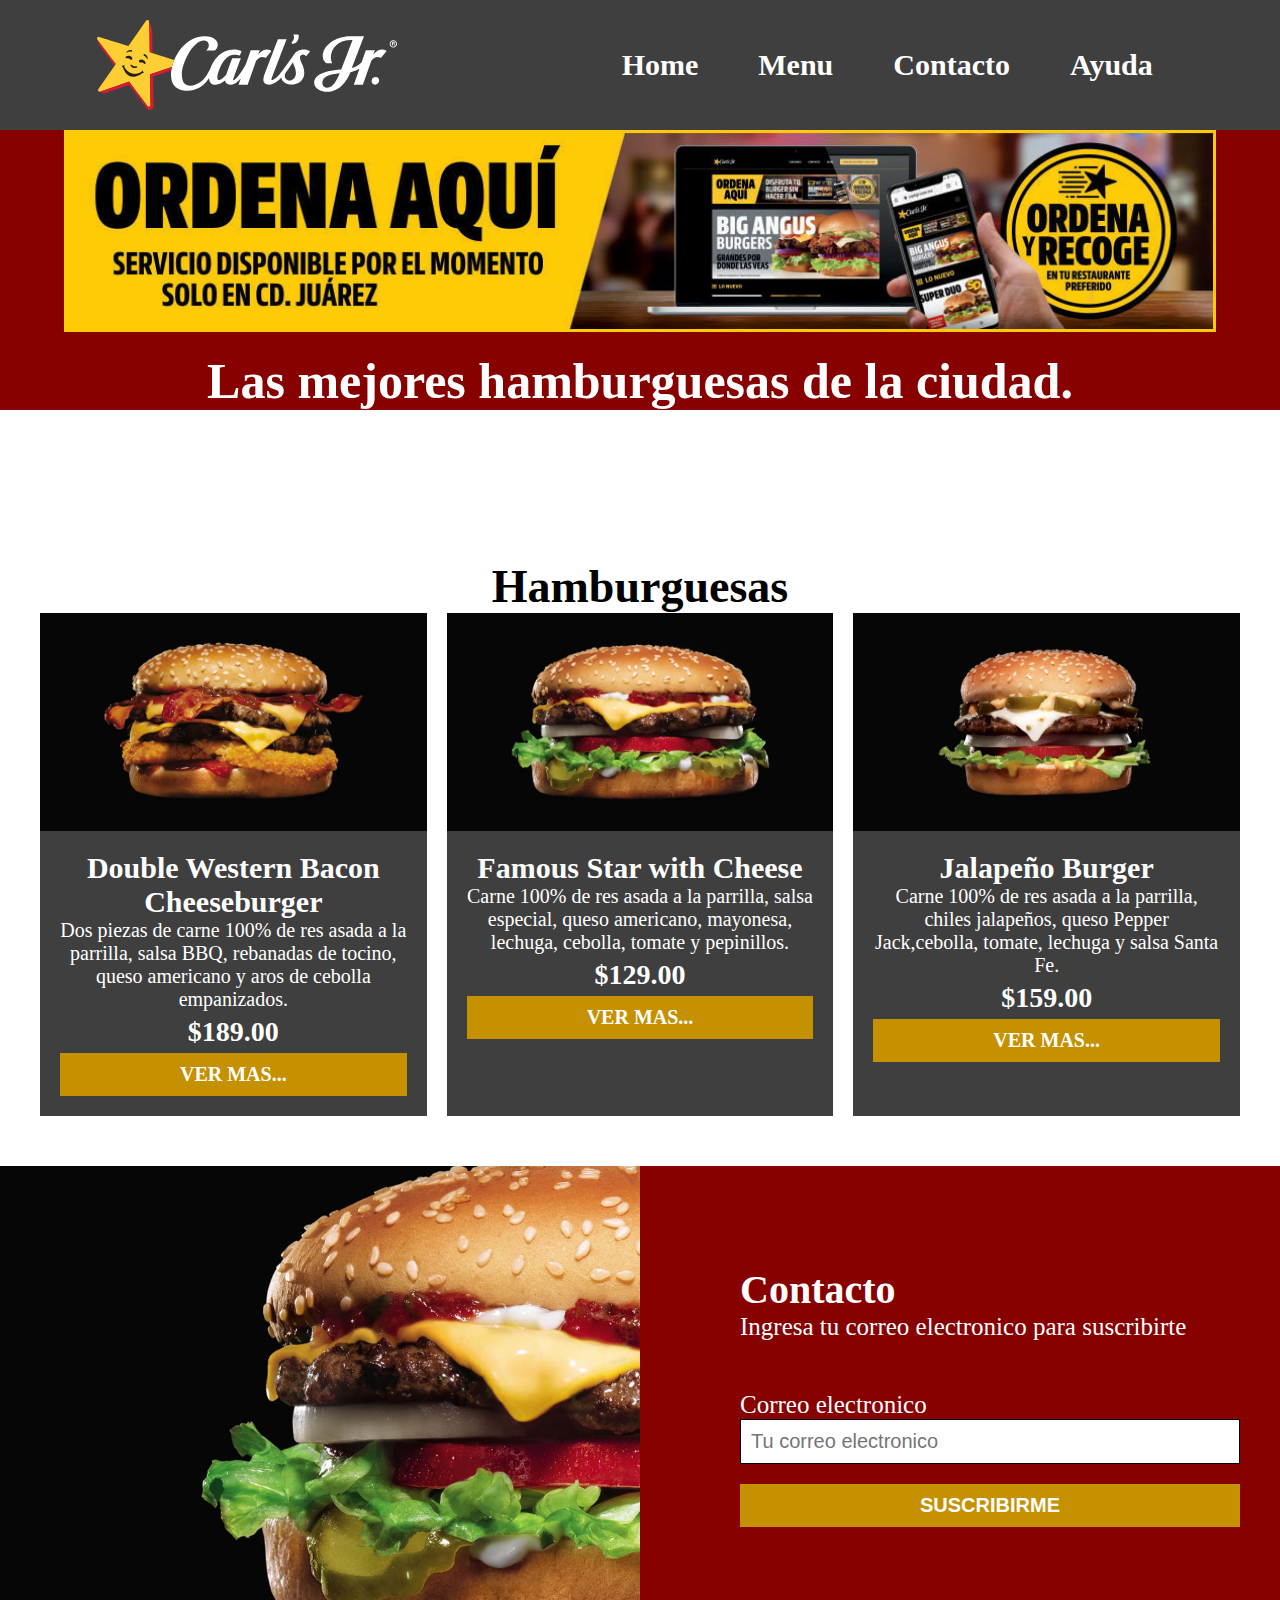
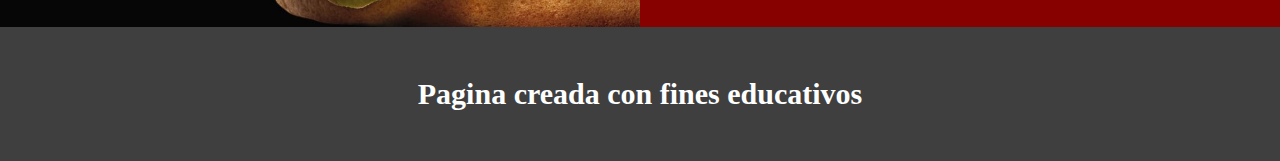
<file: index.html>
<!DOCTYPE html>
<html lang="en">
  <head>
    <meta charset="UTF-8" />
    <meta name="viewport" content="width=device-width, initial-scale=1.0" />
    <link rel="icon" href="./assets/images/favicon.png" sizes="32x32" />
    <title>Hamburgueseria</title>

    <link rel="stylesheet" href="./css/styles.css" />
  </head>
  <body>
    <header class="encabezado">
      <img class="logo" src="./assets/images/carlsjs.svg" alt="Logo Carls" />
      <nav class="navegacion">
        <a class="enlace" href="#">Home</a>
        <a class="enlace" href="#menu">Menu</a>
        <a class="enlace" href="#contacto">Contacto</a>
        <a class="enlace" href="#">Ayuda</a>
      </nav>
    </header>
    <section class="contenido-principal">
      <div class="contenedor-principal">
        <img
          class="banner"
          src="./assets/images/banner.jpg"
          alt="Ordena y Recoge"
        />
        <h1 class="titulo">Las mejores hamburguesas de la ciudad.</h1>
      </div>
    </section>
    <main id="menu" class="seccion-hamburguesas contenedor">
      <h2 class="text-center">Hamburguesas</h2>
      <div class="listado-hamburguesas">
        <article class="hamburguesa">
          <img
            src="./assets/images/DoubleWesternBaconCheeseburger.webp"
            alt="Double Western"
          />

          <div class="texto-hamburguesa">
            <h3>Double Western Bacon Cheeseburger</h3>
            <p>
              Dos piezas de carne 100% de res asada a la parrilla, salsa BBQ,
              rebanadas de tocino, queso americano y aros de cebolla
              empanizados.
            </p>
            <p class="precio">$189.00</p>
            <a class="btn" href="#">Ver mas...</a>
          </div>
        </article>
        <article class="hamburguesa">
          <img
            src="./assets/images/FamousStarWithCheese.webp"
            alt="Famous Star"
          />

          <div class="texto-hamburguesa">
            <h3>Famous Star with Cheese</h3>
            <p>
              Carne 100% de res asada a la parrilla, salsa especial, queso
              americano, mayonesa, lechuga, cebolla, tomate y pepinillos.
            </p>
            <p class="precio">$129.00</p>

            <a class="btn" href="#">Ver mas...</a>
          </div>
        </article>
        <article class="hamburguesa">
          <img
            src="./assets/images/JalapenoBurger.webp"
            alt="Jalapeno Burger"
          />

          <div class="texto-hamburguesa">
            <h3>Jalapeño Burger</h3>
            <p>
              Carne 100% de res asada a la parrilla, chiles jalapeños, queso
              Pepper Jack,cebolla, tomate, lechuga y salsa Santa Fe.
            </p>
            <p class="precio">$159.00</p>
            <a class="btn" href="#">Ver mas...</a>
          </div>
        </article>
      </div>
    </main>

    <section id="contacto" class="sobre-nosotros">
      <div class="contenedor sobre-nosotros-grid">
        <div class="texto-nosotros">
          <h2>Contacto</h2>
          <p>Ingresa tu correo electronico para suscribirte</p>
          <form class="formulario-contacto">
            <label for="email">Correo electronico</label>
            <input type="email" placeholder="Tu correo electronico" />
            <button type="submit">Suscribirme</button>
          </form>
        </div>
      </div>
    </section>

    <footer class="site-footer">
      <p class="copyright">Pagina creada con fines educativos</p>
    </footer>
  </body>
</html>
</file>
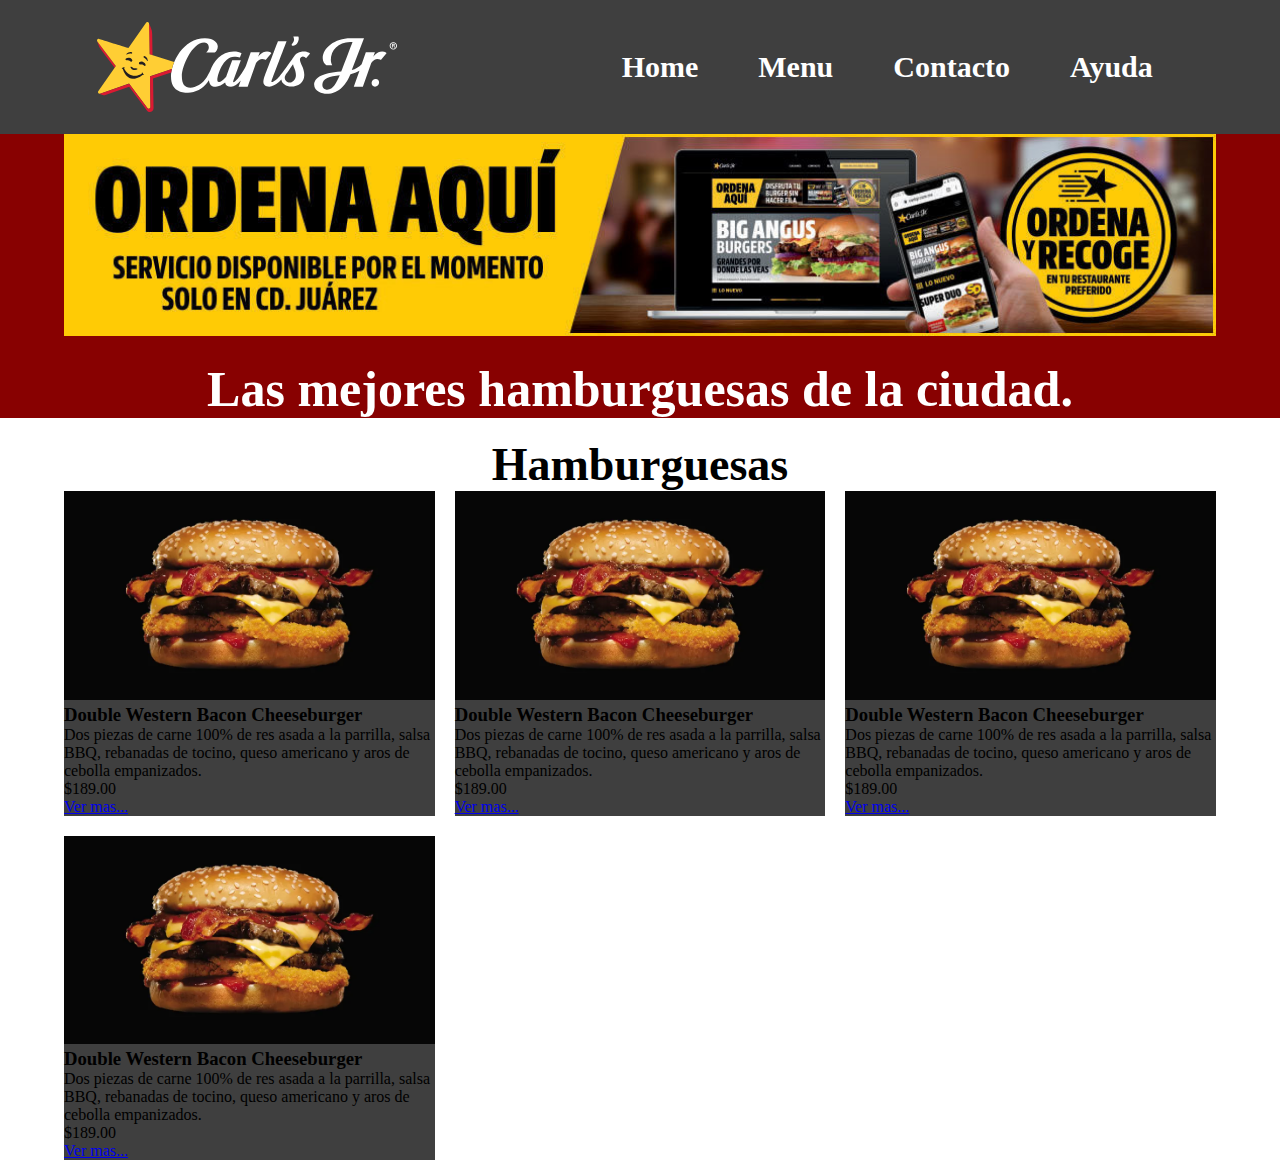
<file: carls.html>
<!DOCTYPE html>
<html lang="en">
  <head>
    <meta charset="UTF-8" />
    <meta name="viewport" content="width=device-width, initial-scale=1.0" />
    <title>Document</title>

    <link rel="stylesheet" href="./css/carls.css" />
  </head>
  <body>
    <header class="encabezado">
      <img class="logo" src="./assets/images/carlsjs.svg" alt="Logo Carls" />
      <nav class="navegacion">
        <a class="enlace" href="#">Home</a>
        <a class="enlace" href="#">Menu</a>
        <a class="enlace" href="#">Contacto</a>
        <a class="enlace" href="#">Ayuda</a>
      </nav>
    </header>
    <section class="publicidad">
      <div class="contenedor">
        <img class="banner" src="./assets/images/banner.jpg" alt="Banner" />
        <h1 class="titulo">Las mejores hamburguesas de la ciudad.</h1>
      </div>
    </section>
    <main class="seccion-hamburguesas">
      <div class="contenedor">
        <h2 class="titulo-hamburguesas">Hamburguesas</h2>
        <div class="listado-hamburguesas">
          <article class="hamburguesa">
            <img
              class="hamburguesa-imagen"
              src="./assets/images/DoubleWesternBaconCheeseburger.webp"
              alt="Famous star"
            />
            <div class="hamburguesa-texto">
              <h3 class="hamburguesa-titulo">
                Double Western Bacon Cheeseburger
              </h3>
              <p class="hamburguesa-descripcion">
                Dos piezas de carne 100% de res asada a la parrilla, salsa BBQ,
                rebanadas de tocino, queso americano y aros de cebolla
                empanizados.
              </p>
              <p class="hamburguesa-precio">$189.00</p>
              <a class="hamburguesa-enlace" href="#">Ver mas...</a>
            </div>
          </article>
          <article class="hamburguesa">
            <img
              class="hamburguesa-imagen"
              src="./assets/images/DoubleWesternBaconCheeseburger.webp"
              alt="Famous star"
            />
            <div class="hamburguesa-texto">
              <h3 class="hamburguesa-titulo">
                Double Western Bacon Cheeseburger
              </h3>
              <p class="hamburguesa-descripcion">
                Dos piezas de carne 100% de res asada a la parrilla, salsa BBQ,
                rebanadas de tocino, queso americano y aros de cebolla
                empanizados.
              </p>
              <p class="hamburguesa-precio">$189.00</p>
              <a class="hamburguesa-enlace" href="#">Ver mas...</a>
            </div>
          </article>
          <article class="hamburguesa">
            <img
              class="hamburguesa-imagen"
              src="./assets/images/DoubleWesternBaconCheeseburger.webp"
              alt="Famous star"
            />
            <div class="hamburguesa-texto">
              <h3 class="hamburguesa-titulo">
                Double Western Bacon Cheeseburger
              </h3>
              <p class="hamburguesa-descripcion">
                Dos piezas de carne 100% de res asada a la parrilla, salsa BBQ,
                rebanadas de tocino, queso americano y aros de cebolla
                empanizados.
              </p>
              <p class="hamburguesa-precio">$189.00</p>
              <a class="hamburguesa-enlace" href="#">Ver mas...</a>
            </div>
          </article>
          <article class="hamburguesa">
            <img
              class="hamburguesa-imagen"
              src="./assets/images/DoubleWesternBaconCheeseburger.webp"
              alt="Famous star"
            />
            <div class="hamburguesa-texto">
              <h3 class="hamburguesa-titulo">
                Double Western Bacon Cheeseburger
              </h3>
              <p class="hamburguesa-descripcion">
                Dos piezas de carne 100% de res asada a la parrilla, salsa BBQ,
                rebanadas de tocino, queso americano y aros de cebolla
                empanizados.
              </p>
              <p class="hamburguesa-precio">$189.00</p>
              <a class="hamburguesa-enlace" href="#">Ver mas...</a>
            </div>
          </article>
        </div>
      </div>
    </main>
  </body>
</html>
</file>
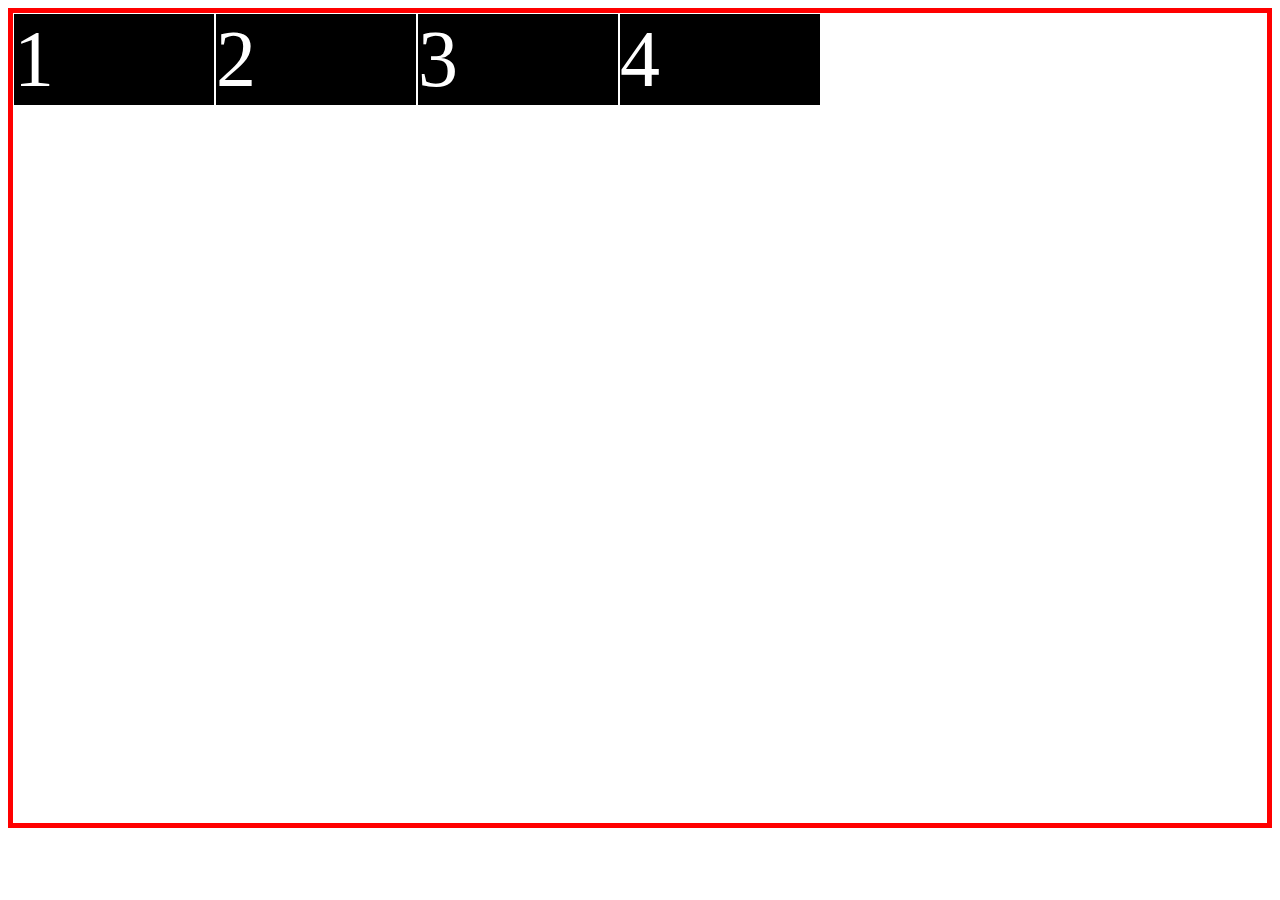
<file: flexbox.html>
<!DOCTYPE html>
<html lang="en">
  <head>
    <meta charset="UTF-8" />
    <meta name="viewport" content="width=device-width, initial-scale=1.0" />
    <title>Flexbox</title>

    <link rel="stylesheet" href="./css/flexbox.css" />
  </head>
  <body>
    <div class="container">
      <div class="box box1">1</div>
      <div class="box">2</div>
      <div class="box box3">3</div>
      <div class="box">4</div>
    </div>
  </body>
</html>
</file>
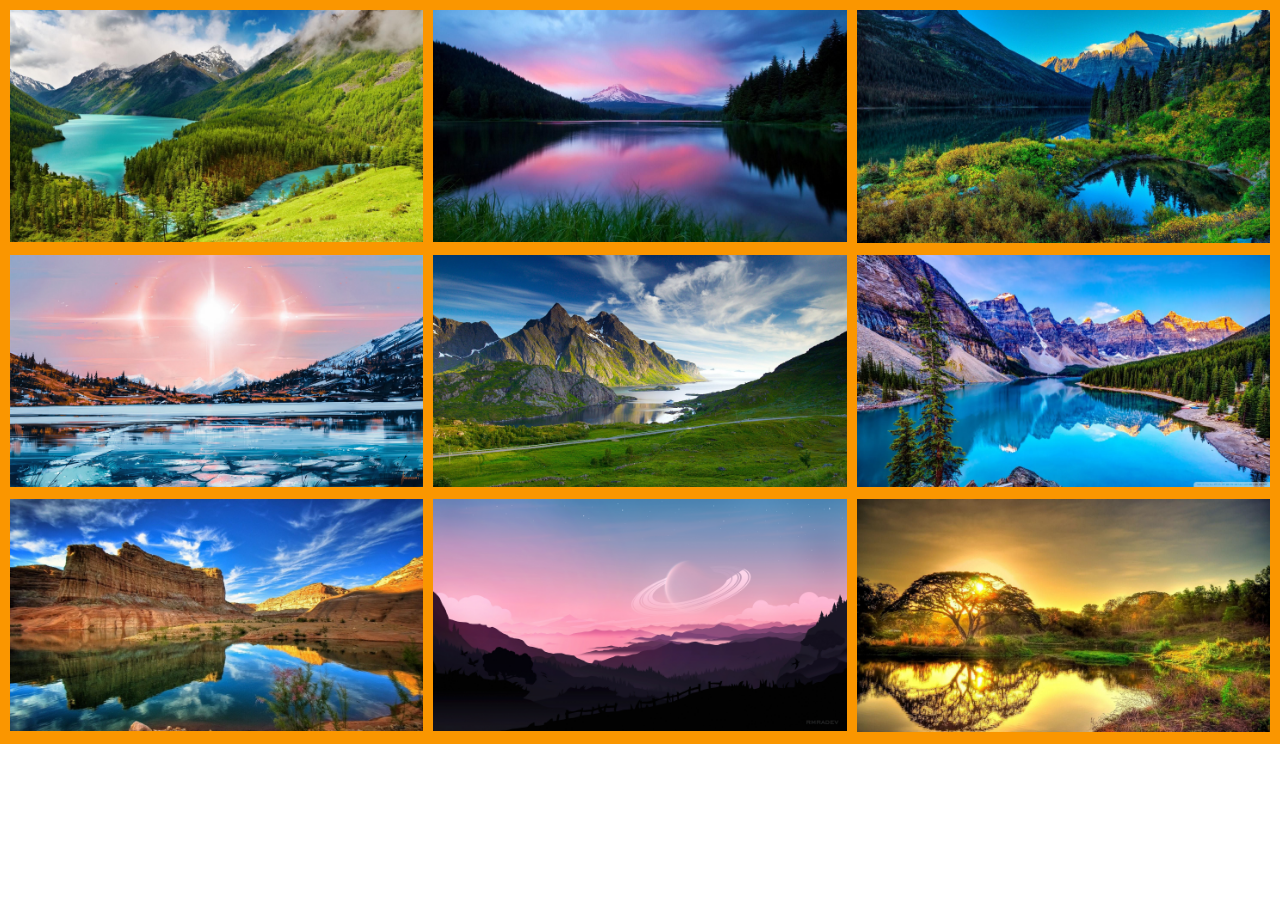
<file: galeria.html>
<!DOCTYPE html>
<html lang="en">
  <head>
    <meta charset="UTF-8" />
    <meta name="viewport" content="width=device-width, initial-scale=1.0" />
    <title>Document</title>

    <link rel="stylesheet" href="./css/galeria.css" />
  </head>
  <body>
    <main class="galeria">
      <article class="imagen imagen1">
        <img src="./assets/images/galeria/img1.jpg" alt="imagen galeria" />
      </article>
      <article class="imagen imagen2">
        <img src="./assets/images/galeria/img2.jpg" alt="imagen galeria" />
      </article>
      <article class="imagen imagen3">
        <img src="./assets/images/galeria/img3.jpg" alt="imagen galeria" />
      </article>
      <article class="imagen imagen4">
        <img src="./assets/images/galeria/img4.webp" alt="imagen galeria" />
      </article>
      <article class="imagen imagen5">
        <img src="./assets/images/galeria/img5.jpg" alt="imagen galeria" />
      </article>
      <article class="imagen imagen6">
        <img src="./assets/images/galeria/img6.webp" alt="imagen galeria" />
      </article>
      <article class="imagen imagen7">
        <img src="./assets/images/galeria/img7.jpg" alt="imagen galeria" />
      </article>
      <article class="imagen imagen8">
        <img src="./assets/images/galeria/img8.jpg" alt="imagen galeria" />
      </article>
      <article class="imagen imagen9">
        <img src="./assets/images/galeria/img9.jpg" alt="imagen galeria" />
      </article>
    </main>
  </body>
</html>
</file>
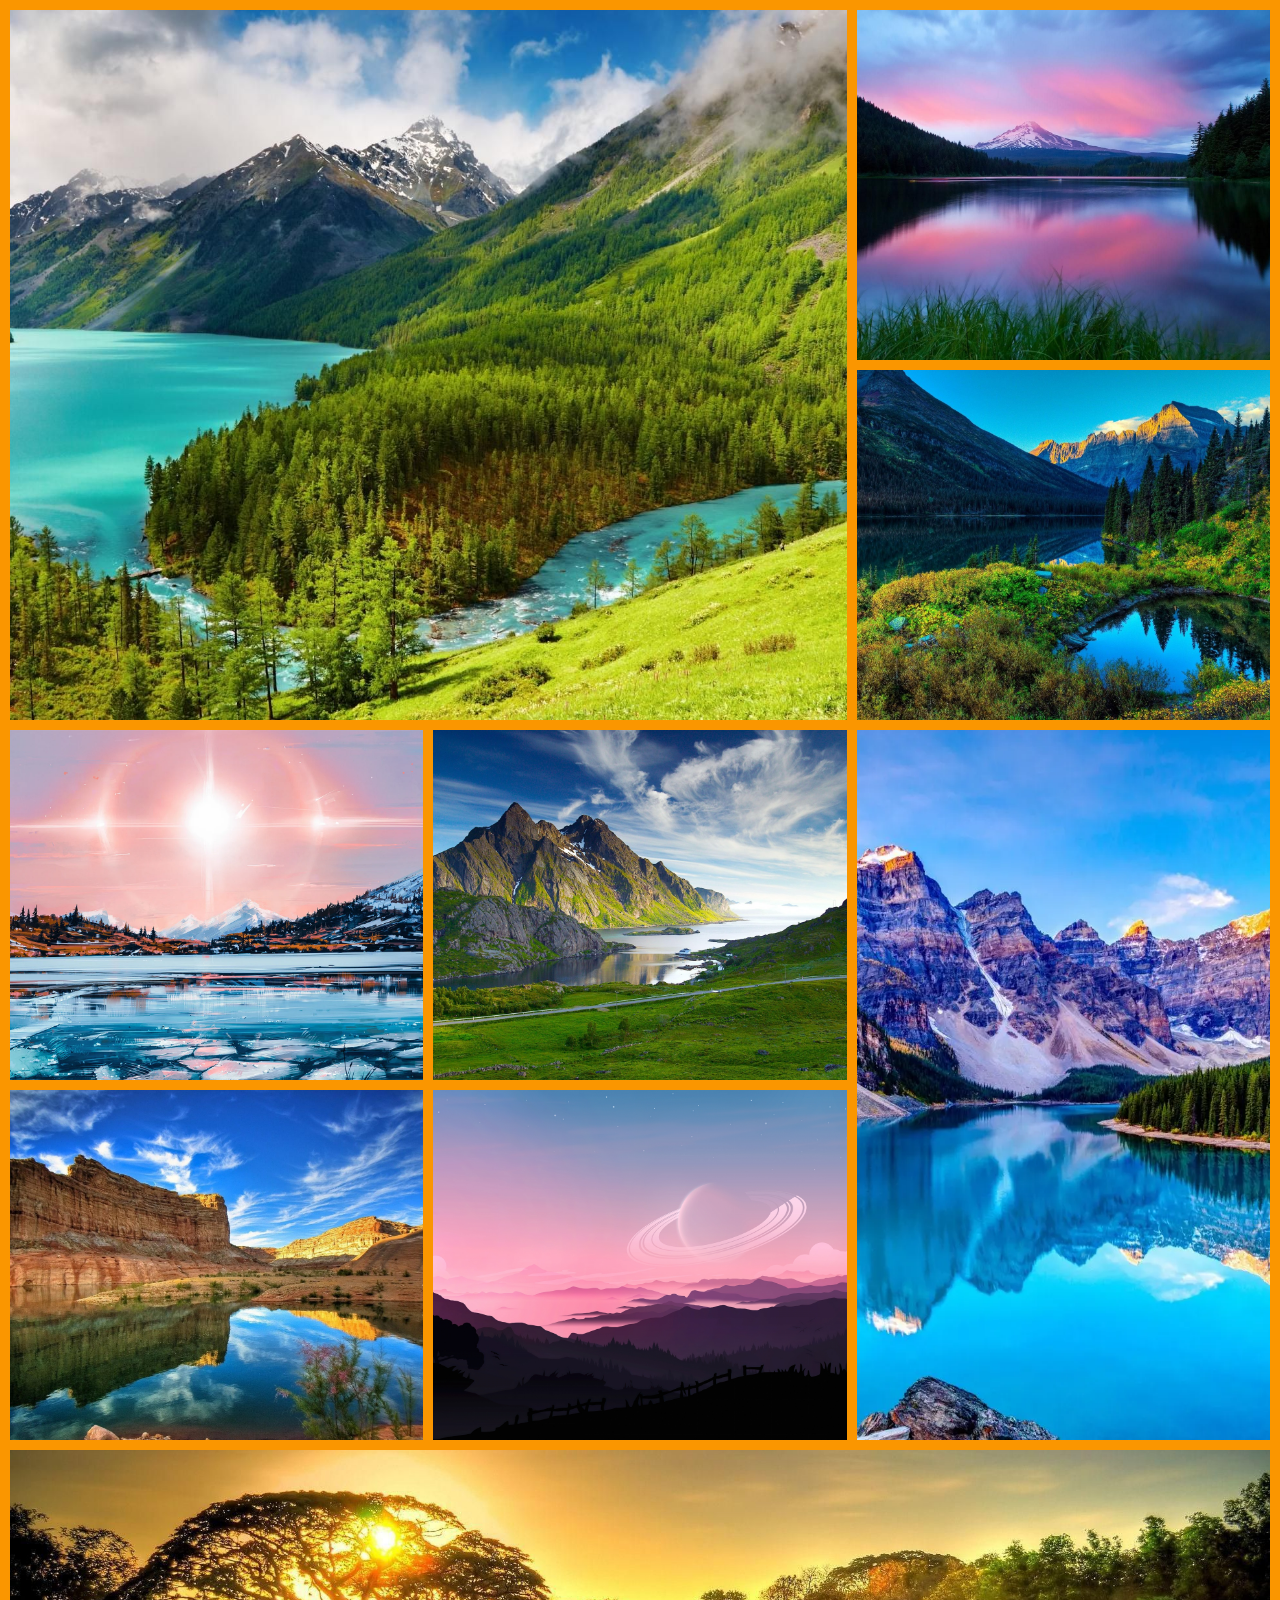
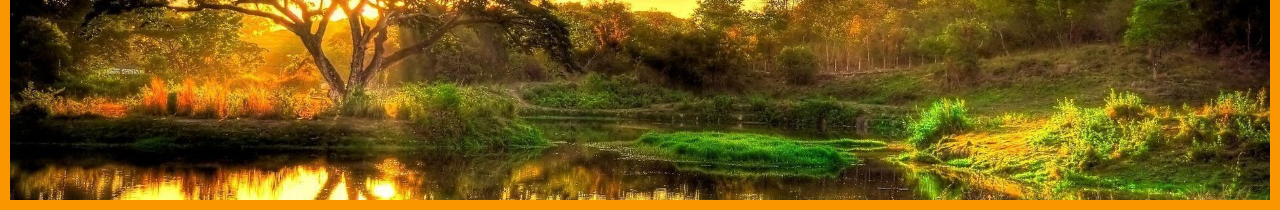
<file: galeria2.html>
<!DOCTYPE html>
<html lang="en">
  <head>
    <meta charset="UTF-8" />
    <meta name="viewport" content="width=device-width, initial-scale=1.0" />
    <title>Document</title>

    <link rel="stylesheet" href="./css/galeria2.css" />
  </head>
  <body>
    <main class="galeria">
      <article class="imagen imagen1"></article>
      <article class="imagen imagen2"></article>
      <article class="imagen imagen3"></article>
      <article class="imagen imagen4"></article>
      <article class="imagen imagen5"></article>
      <article class="imagen imagen6"></article>
      <article class="imagen imagen7"></article>
      <article class="imagen imagen8"></article>
      <article class="imagen imagen9"></article>
    </main>
  </body>
</html>
</file>
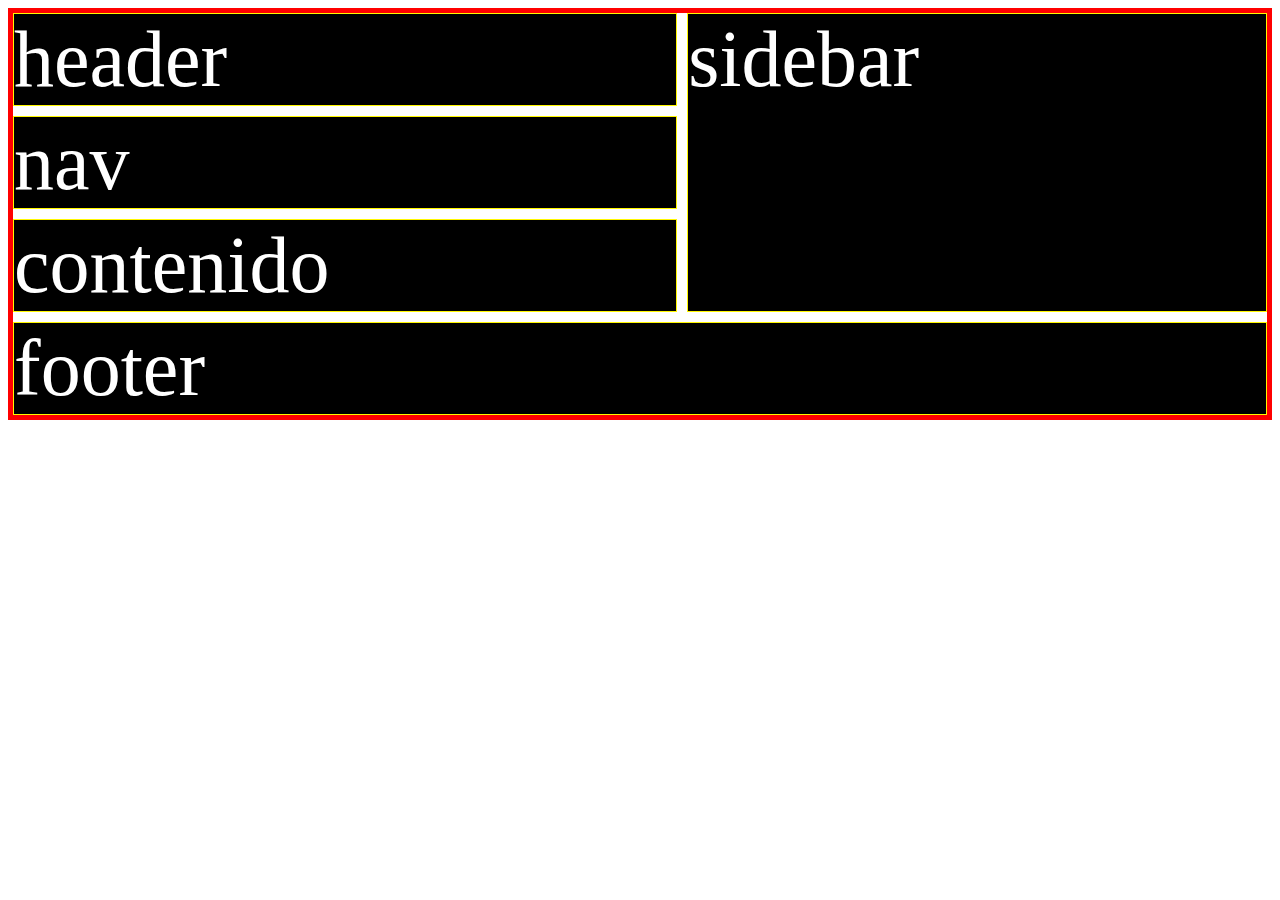
<file: grid-areas.html>
<!DOCTYPE html>
<html lang="en">
  <head>
    <meta charset="UTF-8" />
    <meta name="viewport" content="width=device-width, initial-scale=1.0" />
    <title>Grid Areas</title>

    <link rel="stylesheet" href="./css/grid-areas.css" />
  </head>
  <body>
    <!-- <div class="container-padre"> -->
    <div class="container">
      <header class="box header">header</header>
      <nav class="box nav">nav</nav>
      <main class="box contenido">contenido</main>
      <aside class="box sidebar">sidebar</aside>
      <footer class="box footer">footer</footer>
      <!-- </div> -->
    </div>
  </body>
</html>
</file>
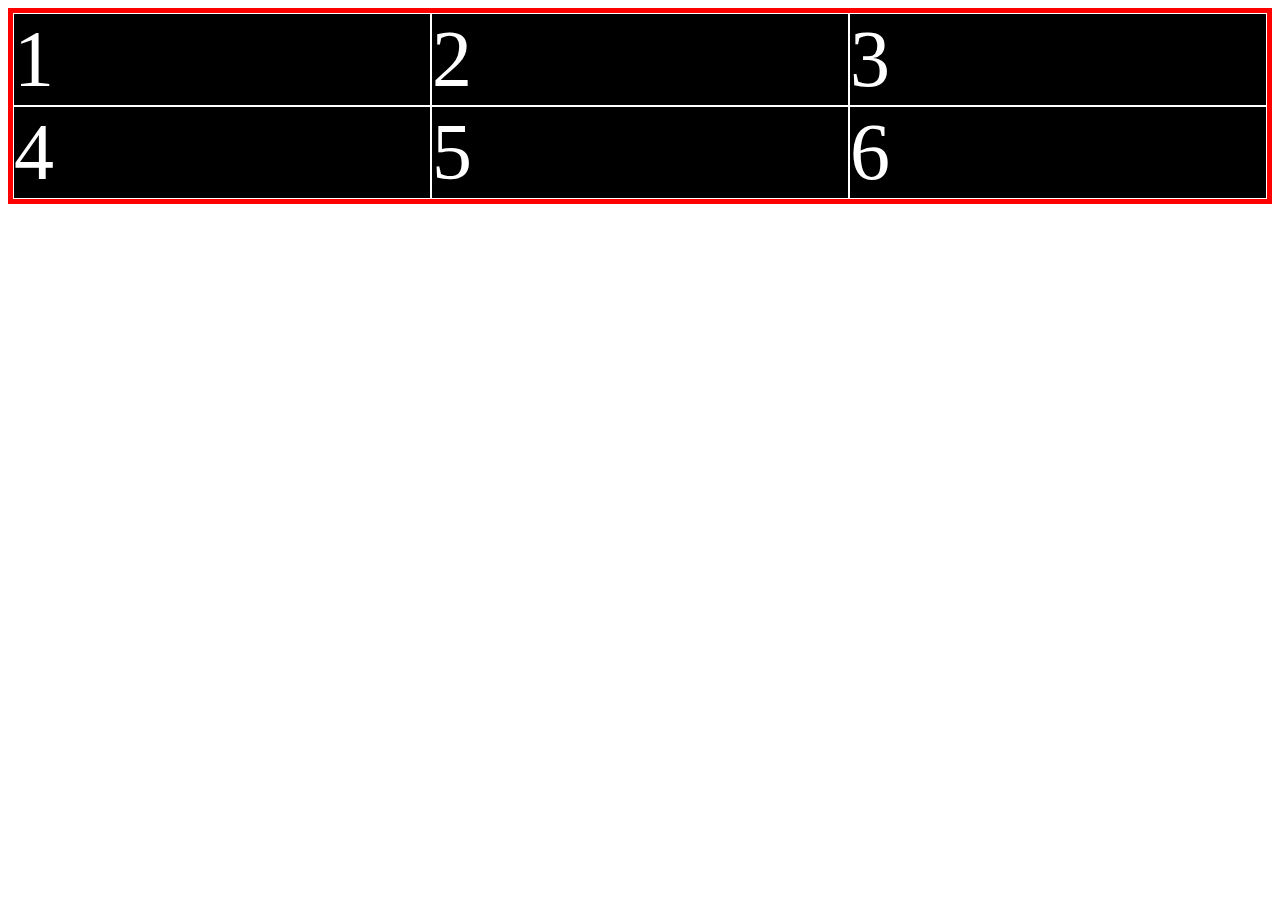
<file: grid.html>
<!DOCTYPE html>
<html lang="en">
  <head>
    <meta charset="UTF-8" />
    <meta name="viewport" content="width=device-width, initial-scale=1.0" />
    <title>Grid</title>

    <link rel="stylesheet" href="./css/grid.css" />
  </head>
  <body>
    <!-- <div class="container-padre"> -->
    <div class="container">
      <div class="box">1</div>
      <div class="box">2</div>
      <div class="box">3</div>
      <div class="box">4</div>
      <div class="box">5</div>
      <div class="box">6</div>
      <!-- </div> -->
    </div>
  </body>
</html>
</file>
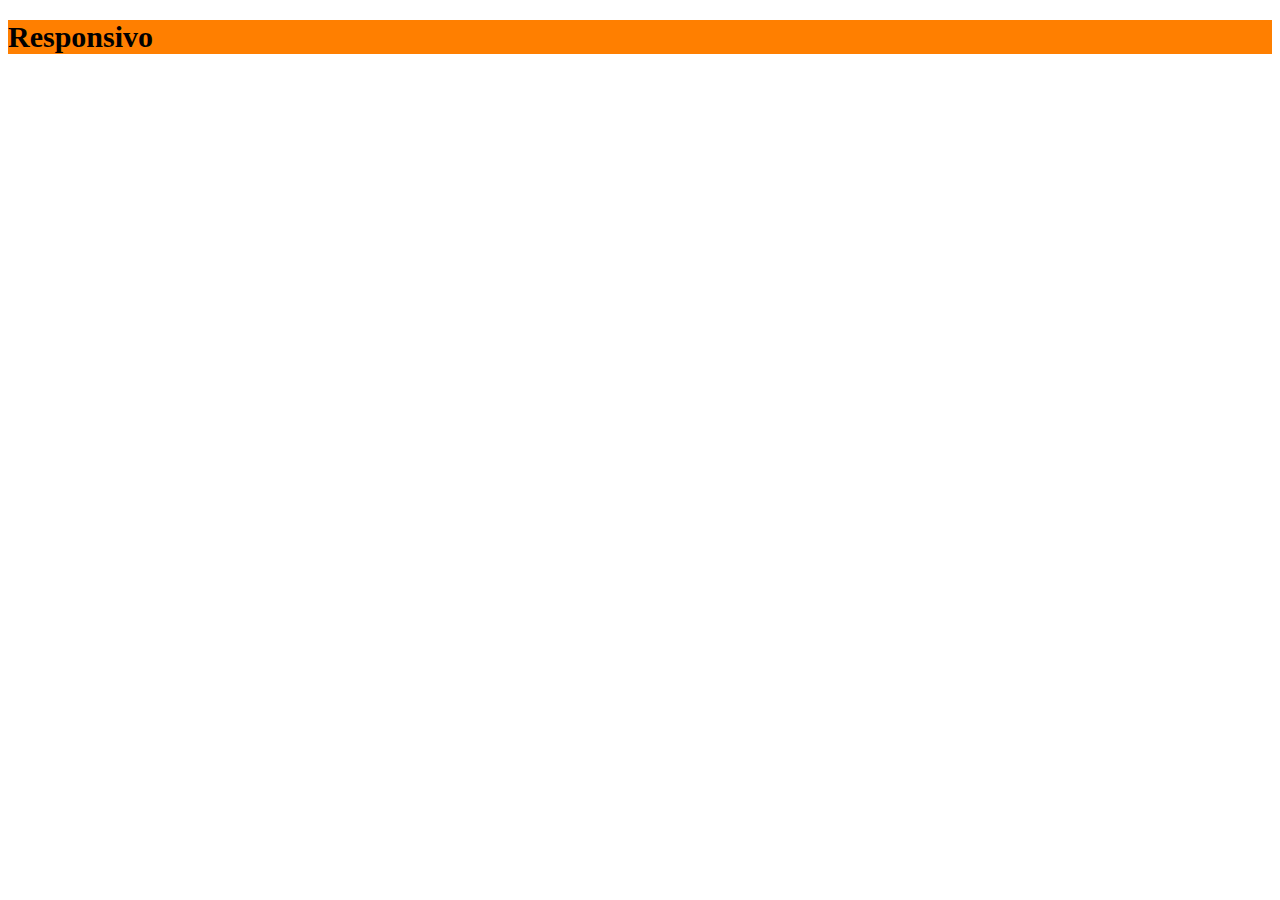
<file: responsivo.html>
<!DOCTYPE html>
<html lang="en">
  <head>
    <meta charset="UTF-8" />
    <meta name="viewport" content="width=device-width, initial-scale=1.0" />
    <title>Responsivo</title>

    <link rel="stylesheet" href="./css/responsivo.css" />
  </head>
  <body>
    <header class="encabezado">
      <h1 class="titulo">Responsivo</h1>
    </header>
  </body>
</html>
</file>
<file: css/styles.css>
:root {
  --primario: #3f3f3f;
  --secundario: #ffffff;
  --terciario: #880101;
}

* {
  margin: 0;
  padding: 0;
  box-sizing: border-box;
}

html {
  box-sizing: border-box;
  font-size: 62.5%; /* 1REM = 10px */
  scroll-behavior: smooth;
}

/*utilidades*/
.contenedor {
  max-width: 120rem;
  margin: 0 auto;
}

img {
  max-width: 100%;
  display: block;
}

/* Encabezado */

.encabezado {
  background-color: var(--primario);
  color: var(--secundario);

  display: flex;
  justify-content: space-around;
  align-items: center;

  /* Para encabezado fijo */
  position: fixed;
  width: 100%;
}

.logo {
  width: 300px;
  margin: 2rem 0;
  /* border: solid white 1px; */
}

.navegacion {
  display: flex;
  /* border: solid white 1px; */
}

.enlace {
  color: var(--secundario);
  text-decoration: none;
  font-size: 3rem;
  font-weight: bold;
  padding: 3rem;
}

.enlace:hover {
  color: var(--terciario);
  background-color: var(--secundario);
}

/* Contenido principal */

.contenido-principal {
  /* background-color: red; */
  /* border: solid white 1px; */
  background-color: var(--terciario);
  /* Para encabezado fijo */
  padding-top: 130px;
}

.contenedor-principal {
  /* border: solid blue 1px; */
  max-width: 120rem;
  margin: 0 auto;
  width: 90%;
}

.banner {
  width: 100%;
  /* border: solid white 1px; */
}

.titulo {
  font-size: 5rem;
  font-weight: bold;
  text-align: center;
  margin: 2rem 0;
  color: var(--secundario);
}

/*Seccion hamburguesas*/

.seccion-hamburguesas {
  /* Para encabezado fijo */
  padding-top: 130px;
}

.seccion-hamburguesas h2 {
  font-size: 4.6rem;
  text-align: center;
}

.hamburguesa {
  background-color: var(--primario);
}

.listado-hamburguesas {
  display: grid;
  grid-template-columns: repeat(3, 1fr);
  gap: 2rem;
}

.texto-hamburguesa {
  text-align: center;
  color: var(--secundario);
  padding: 2rem;
}

.texto-hamburguesa h3 {
  margin: 0;
}
.texto-hamburguesa p {
  margin: 0 0 0.5rem 0;
  font-size: 2rem;
}
.texto-hamburguesa .precio {
  font-size: 2.8rem;
  font-weight: 900;
}

a {
  text-decoration: none;
  color: #000;
}

.btn {
  background-color: rgb(197, 145, 0);
  display: block;
  color: var(--secundario);
  text-transform: uppercase;
  font-weight: 900;
  padding: 1rem;
  transition: background-color 0.3s ease-out;
  text-align: center;
  border: none;
  font-size: 2rem;
}
.btn:hover {
  background-color: rgb(158, 116, 0);
  cursor: pointer;
}

h1 {
  font-size: 5rem;
}
h2 {
  font-size: 4rem;
}
h3 {
  font-size: 3rem;
}

/* contacto */
.sobre-nosotros {
  margin-top: 5rem;
  background-image: linear-gradient(
      to right,
      transparent 50%,
      #880101 50%,
      #880101 100%
    ),
    url(../assets/images/contacto.jpg);
  background-position: left center;
  padding: 10rem 0;
  background-repeat: no-repeat;
  background-size: 100%, 120rem;
}
.sobre-nosotros-grid {
  display: flex;
  justify-content: flex-end;
}
.texto-nosotros {
  flex-basis: 50%;
  padding-left: 10rem;
  color: var(--secundario);
  font-size: 2.5rem;
}

.formulario-contacto {
  margin-top: 5rem;
}

.formulario-contacto input {
  width: 100%;
  padding: 1rem;
  font-size: 2rem;
  margin-bottom: 2rem;
  border: 1px solid #000;
}

.formulario-contacto button {
  background-color: rgb(197, 145, 0);
  display: block;
  color: var(--secundario);
  text-transform: uppercase;
  font-weight: 900;
  padding: 1rem;
  transition: background-color 0.3s ease-out;
  text-align: center;
  border: none;
  font-size: 2rem;
  width: 100%;
}

.formulario-contacto button:hover {
  background-color: rgb(158, 116, 0);
  cursor: pointer;
}

.site-footer {
  background-color: var(--primario);
  padding: 5rem;
}

.copyright {
  text-align: center;
  font-size: 3rem;
  color: var(--secundario);
  font-weight: bold;
}
</file>
<file: css/carls.css>
* {
  margin: 0;
  padding: 0;
  box-sizing: border-box;
}

/* Seccion de encabezado */
.encabezado {
  background-color: #3f3f3f;
  color: white;

  display: flex;
  flex-direction: row;
  justify-content: space-around;
  align-items: center;
  padding: 20px 0;
}

.logo {
  width: 300px;
}

.navegacion {
  display: flex;
  /* gap: 20px; */
}

.enlace {
  /* border: 1px solid rgb(220, 17, 17); */
  color: white;
  text-decoration: none;
  font-size: 30px;
  font-weight: bold;
  padding: 30px;
}

.enlace:hover {
  color: #880101;
  background-color: white;
}

/* Seccion de publicidad */
.publicidad {
  background-color: #880101;
}

.contenedor {
  max-width: 1200px;
  /* border: 1px white solid; */
  margin: 0 auto;
  width: 90%;
}

.banner {
  width: 100%;
}

.titulo {
  font-size: 50px;
  font-weight: bold;
  text-align: center;
  margin: 20px 0;
  color: white;
}

/* Hamburguesas */
.titulo-hamburguesas {
  font-size: 46px;
  text-align: center;
}

.listado-hamburguesas {
  display: grid;
  grid-template-columns: repeat(3, 1fr);
  gap: 20px;
}

.hamburguesa {
  background-color: #3f3f3f;
}

.hamburguesa-imagen {
  max-width: 100%;
}
</file>
<file: css/flexbox.css>
.container {
  border: 5px solid rgb(255, 0, 0);
  height: 90vh;

  display: flex;
  flex-direction: row; /* row | row-reverse | column | column-reverse */
  flex-wrap: nowrap; /* wrap | nowrap | wrap-reverse */
  /* flex-flow: row nowrap; */
  justify-content: flex-start; /* flex-start | flex-end | center | space-between | space-around | space-evenly */
  align-items: flex-start; /* stretch | flex-start | flex-end | center | baseline */
}

.box {
  border: 1px solid rgb(255, 255, 255);
  font-size: 80px;
  width: 200px;
  /* height: 200px; */

  background-color: black;
  color: white;
}

/* .box1 {
  order: 2;
}

.box3 {
  order: 1;
  align-self: flex-end;
} */
</file>
<file: css/galeria.css>
* {
    padding: 0;
    margin: 0;
    box-sizing: border-box;
}

html {
    font-size: 62.5%;
  }

.galeria {
    display: grid;
    grid-template-columns: repeat(3, 1fr);
    grid-gap: 1rem;
    padding: 1rem;
    background-color: rgb(250, 150, 0);
}

.galeria img {
    max-width: 100%;
}
</file>
<file: css/galeria2.css>
* {
  padding: 0;
  margin: 0;
  box-sizing: border-box;
}

html {
  font-size: 62.5%;
}

.galeria {
  display: grid;
  grid-template-columns: repeat(3, 1fr);
  grid-gap: 1rem;
  padding: 1rem;
  background-color: rgb(250, 150, 0);
}

.imagen {
  height: 35rem;
  background-size: cover;
  background-position: center;
  background-repeat: no-repeat;
}

.imagen1 {
  background-image: url(../assets/images/galeria/img1.jpg);

  grid-column: 1/3;
  grid-row: 1/3;
  height: auto;
}

.imagen2 {
  background-image: url(../assets/images/galeria/img2.jpg);
}

.imagen3 {
  background-image: url(../assets/images/galeria/img3.jpg);
}

.imagen4 {
  background-image: url(../assets/images/galeria/img4.webp);
}

.imagen5 {
  background-image: url(../assets/images/galeria/img5.jpg);
}

.imagen6 {
  background-image: url(../assets/images/galeria/img6.webp);

  grid-column: 3/4;
  grid-row: 3/5;
  height: auto;
}

.imagen7 {
  background-image: url(../assets/images/galeria/img7.jpg);
}

.imagen8 {
  background-image: url(../assets/images/galeria/img8.jpg);
}

.imagen9 {
  background-image: url(../assets/images/galeria/img9.jpg);

  grid-column: 1/4;
}
</file>
<file: css/grid-areas.css>
/* .container-padre {
  border: 5px solid rgb(8, 0, 255);

  display: flex;
  justify-content: center;
} */

.container {
  border: 5px solid red;
  /* width: 1000px; */

  display: grid;
  grid-template-areas:
    "header header sidebar sidebar"
    "nav nav sidebar sidebar"
    "contenido contenido sidebar sidebar"
    "footer footer footer footer";
  /* grid-template-columns: repeat(3, 1fr); */
  /* grid-template-rows: 150px; */
  /* column-gap: 10px;
  row-gap: 10px; */
  gap: 10px;
}

.box {
  border: 1px solid rgb(255, 247, 0);
  background-color: black;
  font-size: 80px;
  color: white;
}

.header {
  grid-area: header;
}

.nav {
  grid-area: nav;
}

.contenido {
  grid-area: contenido;
}

.sidebar {
  grid-area: sidebar;
}

.footer {
  grid-area: footer;
}
</file>
<file: css/grid.css>
/* .container-padre {
  border: 5px solid rgb(8, 0, 255);

  display: flex;
  justify-content: center;
} */

.container {
  border: 5px solid red;
  /* width: 1000px; */

  display: grid;
  grid-template-columns: repeat(3, 1fr);
  /* grid-template-rows: 150px; */
}

.box {
  border: 1px solid white;
  background-color: black;
  font-size: 80px;
  color: white;
}
</file>
<file: css/responsivo.css>
/* X-Small devices (portrait phones, less than 576px) */
/* No media query for `xs` since this is the default in Bootstrap */

.encabezado {
  background-color: #4b0082;
  color: white;
  font-size: 25px;
  text-align: center;
}

/* Small devices (landscape phones, 576px and up) */
@media (min-width: 576px) {
  .encabezado {
    background-color: #0000ff;
    font-size: 40px;
  }
}

/* Medium devices (tablets, 768px and up) */
@media (min-width: 768px) {
  .encabezado {
    background-color: #00ff00;
    color: rgb(0, 0, 0);
    font-size: 15px;
    text-align: left;
  }
}

/* Large devices (desktops, 992px and up) */
@media (min-width: 992px) {
  .encabezado {
    background-color: #ffff00;
  }
}

/* X-Large devices (large desktops, 1200px and up) */
@media (min-width: 1200px) {
  .encabezado {
    background-color: #ff7f00;
  }
}

/* XX-Large devices (larger desktops, 1400px and up) */
@media (min-width: 1400px) {
  .encabezado {
    background-color: #ff0000;
  }
}
</file>
